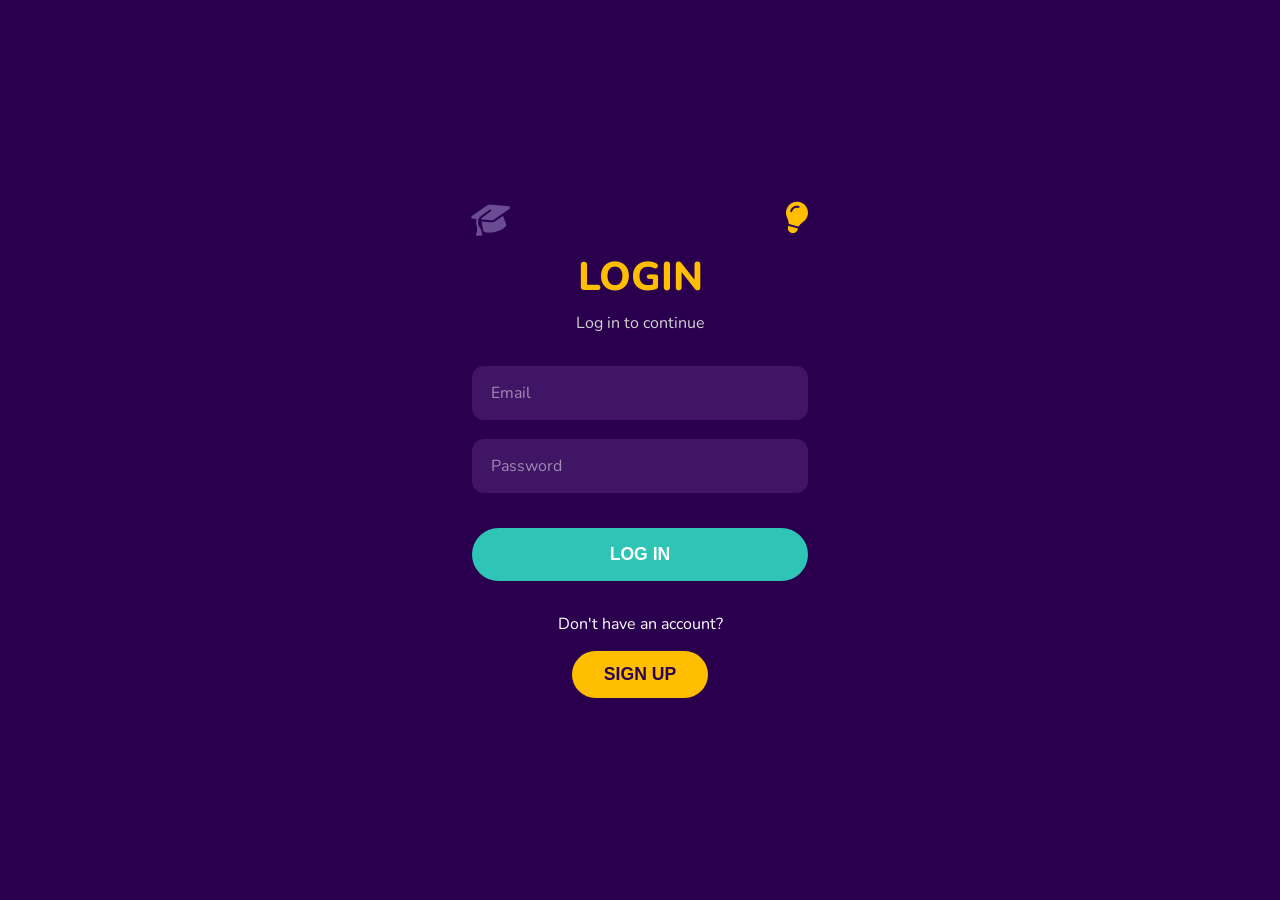
<file: html/index.html>
<!DOCTYPE html>
<html lang="en">

<head>
    <meta charset="UTF-8">
    <meta name="viewport" content="width=device-width, initial-scale=1.0">
    <title>Online Learning Platform</title>
    <!-- Use FontAwesome for icons -->
    <link rel="stylesheet" href="https://cdnjs.cloudflare.com/ajax/libs/font-awesome/6.4.0/css/all.min.css">
    <link rel="stylesheet" href="../css/style.css">
</head>

<body>

    <div class="auth-container">

        <!-- Login Form -->
        <div id="login-form" class="auth-card fade-in">
            <div class="auth-header">
                <div class="auth-icons">
                    <i class="fas fa-graduation-cap"></i>
                    <i class="fas fa-lightbulb"></i>
                </div>
                <h1 class="auth-title">Login</h1>
                <p class="auth-subtitle">Log in to continue</p>
            </div>

            <form>
                <div class="form-group">
                    <input type="email" class="form-input" placeholder="Email" required>
                </div>
                <div class="form-group">
                    <input type="password" class="form-input" placeholder="Password" required>
                </div>

                <button type="button" onclick="goToHome()" class="btn btn-primary">LOG IN</button>
            </form>

            <div class="auth-footer">
                <p>Don't have an account?</p>
                <button onclick="toggleAuth()" class="btn btn-link">Sign up</button>
            </div>
        </div>

        <!-- Signup Form -->
        <div id="signup-form" class="auth-card hidden fade-in">
            <div class="auth-header">
                <!-- Can reuse icons or similar styling -->
                <h1 class="auth-title">Sign Up</h1>
                <p class="auth-subtitle">Sign up to continue</p>
            </div>

            <form>
                <div class="form-group">
                    <input type="text" class="form-input" placeholder="Name" required>
                </div>
                <div class="form-group">
                    <input type="email" class="form-input" placeholder="Email" required>
                </div>
                <div class="form-group">
                    <input type="password" class="form-input" placeholder="Password" required>
                </div>

                <button type="button" onclick="goToHome()" class="btn btn-secondary">Sign Up</button>
            </form>

            <div class="auth-footer">
                <p>Already have an account?</p>
                <button onclick="toggleAuth()" class="btn btn-link">Log in</button>
            </div>
        </div>

    </div>

    <script src="../js/main.js"></script>
</body>

</html>
</file>
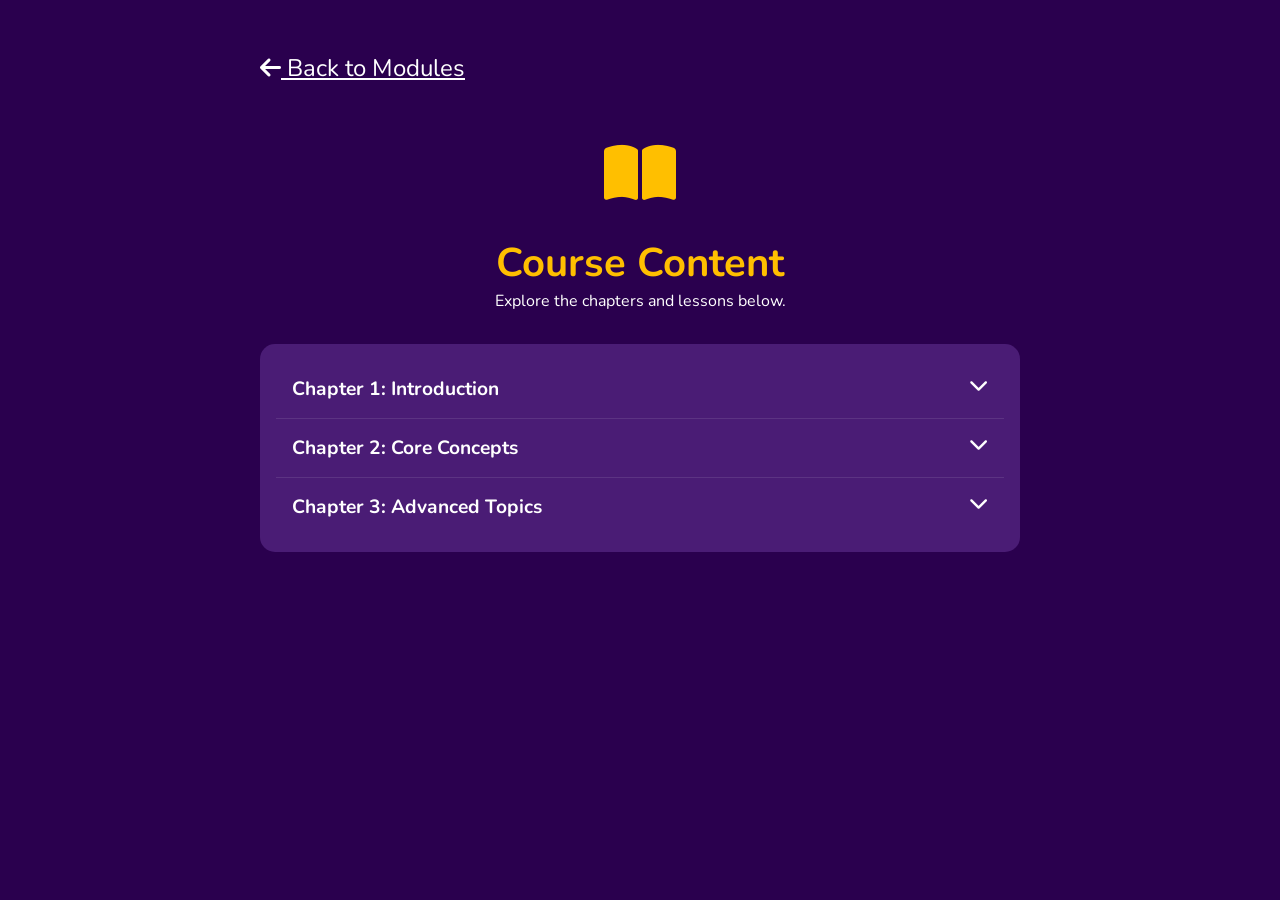
<file: html/course.html>
<!DOCTYPE html>
<html lang="en">

<head>
    <meta charset="UTF-8">
    <meta name="viewport" content="width=device-width, initial-scale=1.0">
    <title>Course Details</title>
    <link rel="stylesheet" href="https://cdnjs.cloudflare.com/ajax/libs/font-awesome/6.4.0/css/all.min.css">
    <link rel="stylesheet" href="../css/style.css">
</head>

<body class="flow-page">

    <div class="course-container fade-in">
        <header class="nav-header">
            <a href="home.html" class="nav-back"><i class="fas fa-arrow-left"></i> Back to Modules</a>
        </header>

        <div class="course-header">
            <div id="module-icon-container" style="font-size: 4rem; color: #ffbf00; margin-bottom: 1rem;">
                <i class="fas fa-book-open"></i>
            </div>
            <h1 id="module-title" style="color: #ffbf00; font-size: 2.5rem;">Course Content</h1>
            <p style="color: #fff;">Explore the chapters and lessons below.</p>
        </div>

        <div class="chapter-list">
            <!-- Chapter 1 -->
            <div class="chapter-item">
                <div class="chapter-title" onclick="toggleChapter(this)">
                    <span>Chapter 1: Introduction</span>
                    <i class="fas fa-chevron-down"></i>
                </div>
                <div class="lesson-list">
                    <div class="lesson-item"><i class="far fa-play-circle"></i> Lesson 1.1: Basics</div>
                    <div class="lesson-item"><i class="far fa-file-alt"></i> Lesson 1.2: History</div>
                    <div class="lesson-item"><i class="far fa-question-circle"></i> Quiz 1</div>
                </div>
            </div>

            <!-- Chapter 2 -->
            <div class="chapter-item">
                <div class="chapter-title" onclick="toggleChapter(this)">
                    <span>Chapter 2: Core Concepts</span>
                    <i class="fas fa-chevron-down"></i>
                </div>
                <div class="lesson-list">
                    <div class="lesson-item"><i class="far fa-play-circle"></i> Lesson 2.1: Rules</div>
                    <div class="lesson-item"><i class="far fa-file-alt"></i> Lesson 2.2: Examples</div>
                </div>
            </div>

            <!-- Chapter 3 -->
            <div class="chapter-item">
                <div class="chapter-title" onclick="toggleChapter(this)">
                    <span>Chapter 3: Advanced Topics</span>
                    <i class="fas fa-chevron-down"></i>
                </div>
                <div class="lesson-list">
                    <div class="lesson-item"><i class="far fa-play-circle"></i> Lesson 3.1: Deep Dive</div>
                    <div class="lesson-item"><i class="far fa-question-circle"></i> Final Exam</div>
                </div>
            </div>
        </div>
    </div>

    <script src="../js/main.js"></script>
    <script>
        // Simple script to set the title based on URL param
        const urlParams = new URLSearchParams(window.location.search);
        const moduleName = urlParams.get('module');
        if (moduleName) {
            // Insert space before capital letters
            const formattedName = moduleName.replace(/([A-Z])/g, ' $1').trim();
            document.getElementById('module-title').innerText = formattedName;

            // Icon logic (simple map)
            const iconContainer = document.getElementById('module-icon-container');
            if (moduleName === 'Algorithmics') iconContainer.innerHTML = '<i class="fas fa-chart-line"></i>';
            else if (moduleName === 'Mechanics') iconContainer.innerHTML = '<i class="fas fa-cog"></i>';
            else if (moduleName === 'Electricity') iconContainer.innerHTML = '<i class="fas fa-bolt"></i>';
            else if (moduleName === 'ComputerArchitecture') iconContainer.innerHTML = '<i class="fas fa-microchip"></i>';
            else if (moduleName === 'IHM') iconContainer.innerHTML = '<i class="fas fa-mouse"></i>';
            // ... add others or fallback
        }
    </script>
</body>

</html>
</file>
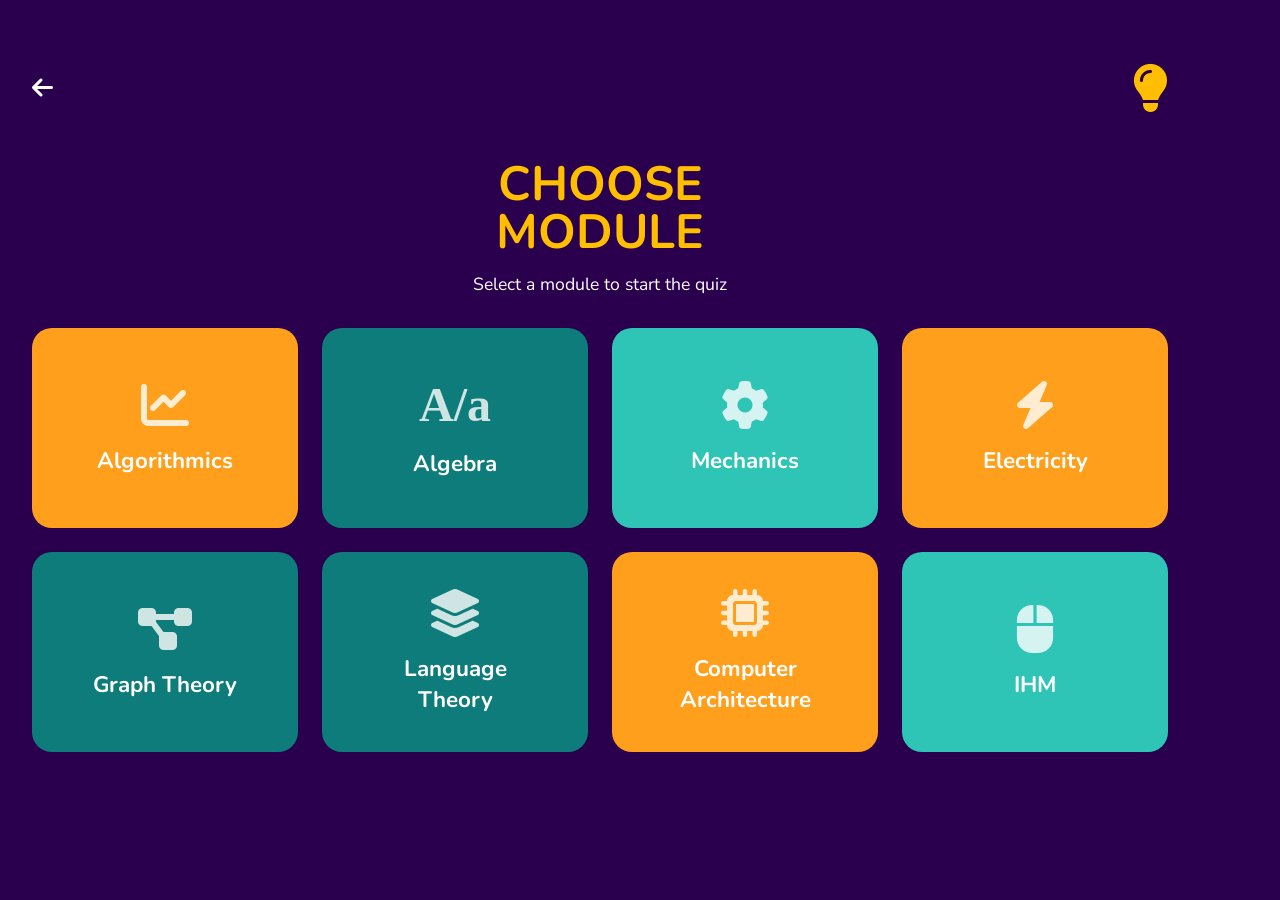
<file: html/home.html>
<!DOCTYPE html>
<html lang="en">

<head>
    <meta charset="UTF-8">
    <meta name="viewport" content="width=device-width, initial-scale=1.0">
    <title>Dashboard - Choose Module</title>
    <link rel="stylesheet" href="https://cdnjs.cloudflare.com/ajax/libs/font-awesome/6.4.0/css/all.min.css">
    <link rel="stylesheet" href="../css/style.css">
</head>

<body class="flow-page">

    <div class="dashboard-container fade-in">
        <header class="nav-header">
            <a href="index.html" class="nav-back"><i class="fas fa-arrow-left"></i></a>
            <!-- Lightbulb icon from design -->
            <i class="fas fa-lightbulb" style="font-size: 3rem; color: #ffbf00;"></i>
        </header>

        <div class="course-header">
            <h1 style="color: #ffbf00; font-size: 3rem; text-transform: uppercase; line-height: 1;">Choose<br>Module
            </h1>
            <p style="color: #fff; margin-top: 1rem; font-size: 1.1rem;">Select a module to start the quiz</p>
        </div>

        <div class="grid-container">
            <!-- Algorithmics -->
            <a href="course.html?module=Algorithmics" class="module-card bg-orange">
                <i class="fas fa-chart-line card-icon"></i>
                <h3 class="card-title">Algorithmics</h3>
            </a>

            <!-- Algebra -->
            <a href="course.html?module=Algebra" class="module-card bg-dark-green">
                <span class="card-icon" style="font-family: serif; font-weight: bold;">A/a</span>
                <h3 class="card-title">Algebra</h3>
            </a>

            <!-- Mechanics -->
            <a href="course.html?module=Mechanics" class="module-card bg-green">
                <i class="fas fa-cog card-icon"></i>
                <h3 class="card-title">Mechanics</h3>
            </a>

            <!-- Electricity -->
            <a href="course.html?module=Electricity" class="module-card bg-orange">
                <i class="fas fa-bolt card-icon"></i>
                <h3 class="card-title">Electricity</h3>
            </a>

            <!-- Graph Theory -->
            <a href="course.html?module=GraphTheory" class="module-card bg-dark-green">
                <i class="fas fa-project-diagram card-icon"></i>
                <h3 class="card-title">Graph Theory</h3>
            </a>

            <!-- Language Theory -->
            <a href="course.html?module=LanguageTheory" class="module-card bg-dark-green">
                <i class="fas fa-layer-group card-icon"></i>
                <h3 class="card-title">Language<br>Theory</h3>
            </a>

            <!-- Computer Architecture -->
            <a href="course.html?module=ComputerArchitecture" class="module-card bg-orange">
                <i class="fas fa-microchip card-icon"></i>
                <h3 class="card-title">Computer<br>Architecture</h3>
            </a>

            <!-- IHM (HCI) -->
            <a href="course.html?module=IHM" class="module-card bg-green">
                <i class="fas fa-mouse card-icon"></i> <!-- or fa-desktop or fa-hand-pointer -->
                <h3 class="card-title">IHM</h3>
            </a>
        </div>
    </div>

</body>

</html>
</file>
<file: css/style.css>
@import url('https://fonts.googleapis.com/css2?family=Nunito:wght@400;600;700;800&display=swap');

:root {
  --primary-bg: #2a004e;
  --card-bg-1: #4a1c75; /* Lighter purple for cards/inputs */
  --accent-yellow: #ffbf00;
  --accent-orange: #ff9f1c;
  --accent-green: #2ec4b6;
  --text-white: #ffffff;
  --text-gray: #d1d1d1;
  --input-bg: #401566;
  --transition-speed: 0.3s;
}

* {
  margin: 0;
  padding: 0;
  box-sizing: border-box;
}

body {
  font-family: 'Nunito', sans-serif;
  background-color: var(--primary-bg);
  color: var(--text-white);
  min-height: 100vh;
  display: flex;
  justify-content: center;
  align-items: center;
  overflow-x: hidden;
}

/* === Utility Classes === */
.hidden {
  display: none !important;
}

.fade-in {
  animation: fadeIn 0.5s ease-in-out;
}

@keyframes fadeIn {
  from { opacity: 0; transform: translateY(10px); }
  to { opacity: 1; transform: translateY(0); }
}

/* === Auth Container (Login/Signup) === */
.auth-container {
  width: 100%;
  max-width: 400px;
  padding: 2rem;
  background: var(--primary-bg); /* Or transparent if we want just the form */
  /* If separate cards per design: */
  /* background: var(--card-bg-1); */
  /* border-radius: 20px; */
  /* box-shadow: 0 10px 30px rgba(0,0,0,0.3); */
}

/* Specific Card Style from Reference */
.auth-card {
  background-color: transparent; 
  text-align: center;
}

.auth-header {
  margin-bottom: 2rem;
  position: relative;
}

.auth-icons {
  display: flex;
  justify-content: space-between;
  margin-bottom: 1rem;
  font-size: 2rem;
  color: var(--accent-yellow);
}
.auth-icons i:first-child {
    transform: rotate(-15deg);
    color: #6a4c93; /* Darker purple for hat */
}
.auth-icons i:last-child {
    transform: rotate(15deg);
}


.auth-title {
  font-size: 2.5rem;
  font-weight: 800;
  color: var(--accent-yellow);
  text-transform: uppercase;
  margin-bottom: 0.5rem;
}

.auth-subtitle {
  color: var(--text-gray);
  font-size: 1rem;
}

/* === Form Elements === */
.form-group {
  margin-bottom: 1.2rem;
  text-align: left;
}

.form-group label {
  display: block;
  margin-bottom: 0.5rem;
  font-weight: 600;
  color: var(--text-gray); /* Often hidden in modern UI or inside placeholder */
  display: none; /* Hiding per design reference usually having internal labels or simple layout */
}

.form-input {
  width: 100%;
  padding: 1rem 1.2rem;
  background-color: var(--input-bg);
  border: none;
  border-radius: 12px;
  color: var(--text-white);
  font-size: 1rem;
  font-family: inherit;
  transition: all var(--transition-speed);
}

.form-input:focus {
  outline: none;
  background-color: lighten(var(--input-bg), 5%);
  box-shadow: 0 0 0 2px var(--accent-orange);
}

.form-input::placeholder {
  color: rgba(255, 255, 255, 0.5);
}

.btn {
  width: 100%;
  padding: 1rem;
  border: none;
  border-radius: 50px; /* Pill shape */
  font-size: 1.1rem;
  font-weight: 700;
  cursor: pointer;
  transition: transform 0.2s, box-shadow 0.2s;
  text-transform: uppercase;
  margin-top: 1rem;
}

.btn:hover {
  transform: translateY(-2px);
  box-shadow: 0 5px 15px rgba(0,0,0,0.2);
}

.btn-primary {
  background-color: var(--accent-green);
  color: var(--text-white);
}

.btn-secondary {
  background-color: var(--accent-yellow);
  color: #2a004e;
}

.auth-footer {
  margin-top: 2rem;
  color: var(--text-white);
}

.btn-link {
  background-color: var(--accent-yellow);
  color: #2a004e;
  display: inline-block;
  width: auto;
  padding: 0.8rem 2rem;
  margin-top: 1rem;
}

/* === Dashboard / Home === */
.dashboard-container {
  width: 100%;
  max-width: 1200px;
  padding: 2rem;
}

.nav-header {
  display: flex;
  justify-content: space-between;
  align-items: center;
  margin-bottom: 3rem;
}

.nav-back {
  font-size: 1.5rem;
  color: var(--text-white);
  cursor: pointer;
}

.grid-container {
  display: grid;
  grid-template-columns: repeat(auto-fit, minmax(250px, 1fr)); /* 2 columns on mobile, more on desk */
  gap: 1.5rem;
}

.module-card {
  border-radius: 20px;
  padding: 2rem;
  display: flex;
  flex-direction: column;
  align-items: center;
  justify-content: center;
  text-align: center;
  min-height: 200px;
  cursor: pointer;
  transition: transform 0.3s;
  color: var(--text-white);
  text-decoration: none;
  position: relative;
  overflow: hidden;
}

.module-card:hover {
  transform: scale(1.05);
}

/* Card Colors */
.bg-orange { background-color: var(--accent-orange); }
.bg-green { background-color: var(--accent-green); }
.bg-dark-green { background-color: #0E7C7B; } /* Example variation */

.card-icon {
  font-size: 3rem;
  margin-bottom: 1rem;
  color: rgba(255,255,255,0.8);
}

.card-title {
  font-size: 1.4rem;
  font-weight: 700;
}

/* === Course Details === */
.course-container {
  width: 100%;
  max-width: 800px;
  padding: 20px;
  align-items: flex-start; /* Reset center alignment from body */
}

/* Override body centering for flow pages if needed */
body.flow-page {
  display: block;
  padding-top: 2rem;
}
.flow-page .course-container {
    margin: 0 auto;
}

.course-header {
  text-align: center;
  margin-bottom: 2rem;
}

.chapter-list {
  background: var(--card-bg-1);
  border-radius: 15px;
  padding: 1rem;
}

.chapter-item {
  border-bottom: 1px solid rgba(255,255,255,0.1);
  padding: 1rem;
}

.chapter-item:last-child {
  border-bottom: none;
}

.chapter-title {
    font-size: 1.2rem;
    font-weight: bold;
    cursor: pointer;
    display: flex;
    justify-content: space-between;
}

.lesson-list {
    margin-top: 1rem;
    padding-left: 1rem;
    display: none;
}

.lesson-list.active {
    display: block;
    animation: fadeIn 0.3s ease;
}

.lesson-item {
    padding: 0.5rem 0;
    font-size: 0.95rem;
    color: var(--text-gray);
    cursor: pointer;
    transition: color 0.2s;
}

.lesson-item:hover {
    color: var(--accent-yellow);
}
</file>
